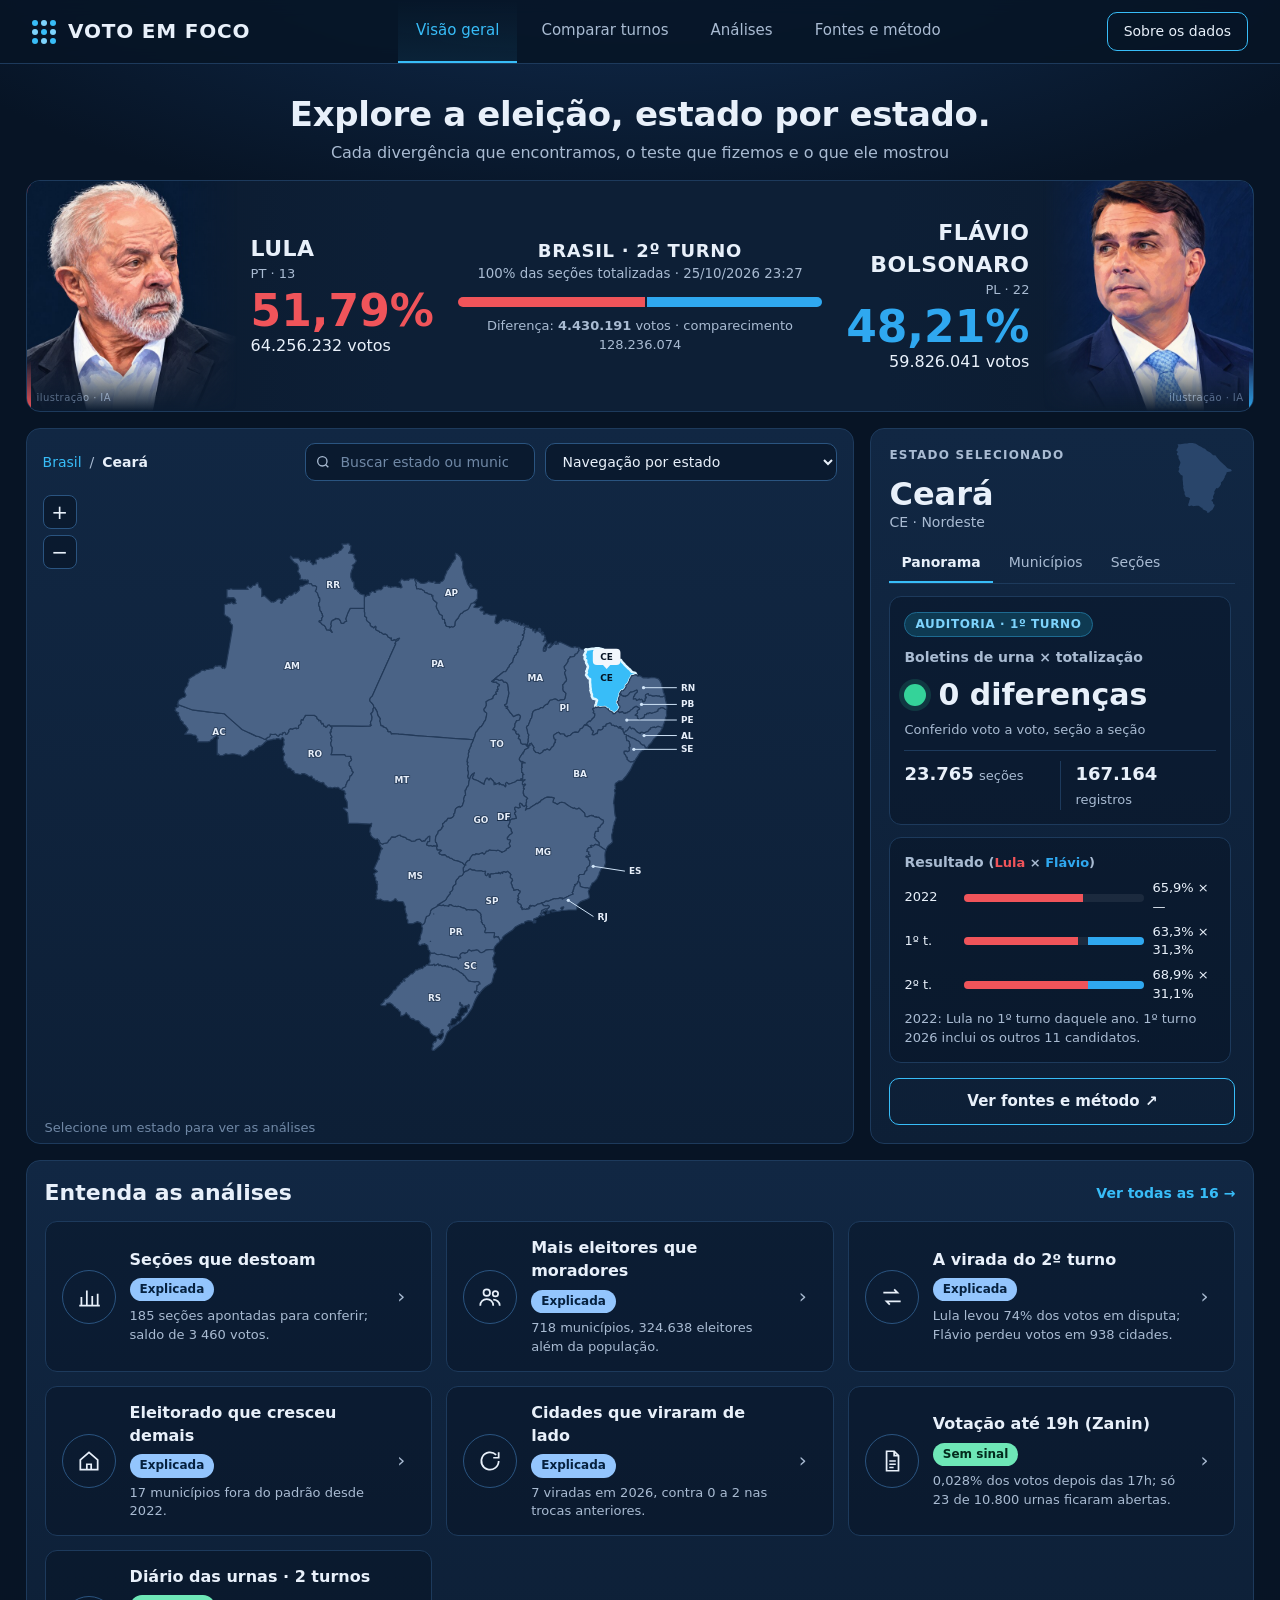
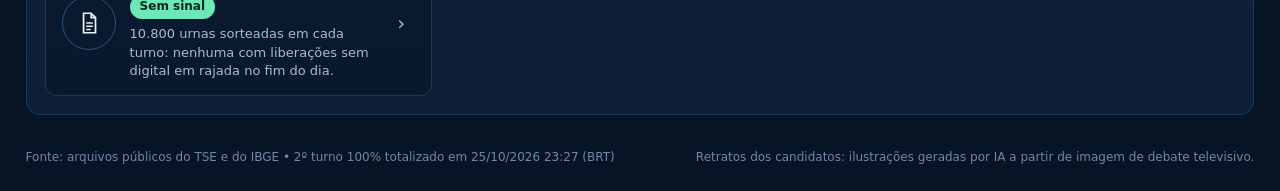
<file: site/index.html>
<!doctype html>
<html lang="pt-BR">
<head>
<meta charset="utf-8">
<meta name="viewport" content="width=device-width, initial-scale=1">
<title>Voto em Foco · Eleições 2026, estado por estado</title>
<meta name="description" content="Os números da investigação independente sobre a eleição presidencial de 2026: cada divergência, o teste feito e o que ele mostrou.">
<link rel="stylesheet" href="style.css">
</head>
<body>
<header class="topo">
  <a class="marca" href="#visao" aria-label="Voto em Foco, início">
    <span class="marca-grade" aria-hidden="true"><i></i><i></i><i></i><i></i><i></i><i></i><i></i><i></i><i></i></span>
    VOTO EM FOCO
  </a>
  <nav class="abas" aria-label="Seções do site">
    <a href="#visao" data-rota="visao">Visão geral</a>
    <a href="#turnos" data-rota="turnos">Comparar turnos</a>
    <a href="#analises" data-rota="analises">Análises</a>
    <a href="#fontes" data-rota="fontes">Fontes e método</a>
  </nav>
  <button class="botao-contorno" id="abrir-sobre" type="button">Sobre os dados</button>
</header>

<main>
  <!-- VISÃO GERAL -->
  <section id="visao" class="pagina" aria-labelledby="t-visao">
    <h1 id="t-visao" class="titulo-pagina">Explore a eleição, estado por estado.</h1>
    <p class="subtitulo">Cada divergência que encontramos, o teste que fizemos e o que ele mostrou</p>

    <div class="placar" id="placar"></div>

    <div class="grade-mapa">
      <div class="cartao mapa-cartao">
        <div class="mapa-barra">
          <nav class="trilha" id="trilha" aria-label="Você está em"></nav>
          <div class="mapa-controles">
            <div class="busca">
              <svg viewBox="0 0 24 24" aria-hidden="true"><circle cx="11" cy="11" r="7"/><path d="m20 20-4-4"/></svg>
              <input id="busca" type="search" placeholder="Buscar estado ou município" autocomplete="off" aria-label="Buscar estado ou município" aria-controls="busca-lista">
              <ul id="busca-lista" class="busca-lista" role="listbox" hidden></ul>
            </div>
            <label class="seletor">
              <span class="sr">Colorir o mapa por</span>
              <select id="camada">
                <option value="nav">Navegação por estado</option>
                <option value="t2">Quem venceu o 2º turno</option>
                <option value="escola">Seções que destoam da escola</option>
                <option value="cadastro">Eleitores além da população</option>
                <option value="migr">Flávio perdeu votos no 2º turno</option>
                <option value="migrL">Lula perdeu votos no 2º turno</option>
                <option value="direita">Para onde foi a direita eliminada</option>
                <option value="manual">Liberação sem digital (logs)</option>
              </select>
            </label>
          </div>
        </div>
        <div class="mapa-area">
          <div class="zoom">
            <button type="button" id="zoom-mais" aria-label="Aproximar">+</button>
            <button type="button" id="zoom-menos" aria-label="Afastar">−</button>
          </div>
          <svg id="mapa" viewBox="0 0 660 640" role="group" aria-label="Mapa do Brasil por estado"></svg>
          <div class="legenda" id="legenda"></div>
          <p class="dica">Selecione um estado para ver as análises</p>
        </div>
      </div>

      <aside class="cartao painel" id="painel" aria-live="polite"></aside>
    </div>

    <div class="cartao entenda">
      <div class="entenda-topo">
        <h2>Entenda as análises</h2>
        <a href="#analises" class="ver-todas">Ver todas as <span class="n-pistas">15</span> <span aria-hidden="true">→</span></a>
      </div>
      <div class="entenda-grade" id="entenda"></div>
    </div>
  </section>

  <!-- COMPARAR TURNOS -->
  <section id="turnos" class="pagina" hidden aria-labelledby="t-turnos">
    <h1 id="t-turnos" class="titulo-pagina">Do 1º para o 2º turno</h1>
    <p class="subtitulo">De onde vieram os 10,4 milhões de votos que o Lula ganhou entre os turnos</p>
    <div id="turnos-conteudo"></div>
  </section>

  <!-- ANÁLISES -->
  <section id="analises" class="pagina" hidden aria-labelledby="t-analises">
    <h1 id="t-analises" class="titulo-pagina">As <span class="n-pistas">15</span> perguntas da investigação</h1>
    <p class="subtitulo">Para cada uma: como seria se houvesse fraude, qual a explicação inocente, o teste e o resultado</p>
    <div class="filtros" id="filtros" role="group" aria-label="Filtrar por situação"></div>
    <div id="analises-lista"></div>
  </section>

  <!-- FONTES -->
  <section id="fontes" class="pagina" hidden aria-labelledby="t-fontes">
    <h1 id="t-fontes" class="titulo-pagina">Fontes e método</h1>
    <p class="subtitulo">Tudo aqui vem de arquivos públicos do TSE e do IBGE. Qualquer pessoa pode refazer as contas.</p>
    <div id="fontes-conteudo"></div>
  </section>
</main>

<footer class="rodape">
  <span id="rodape-texto"></span>
  <span>Retratos dos candidatos: ilustrações geradas por IA a partir de imagem de debate televisivo.</span>
</footer>

<dialog id="sobre" aria-labelledby="t-sobre">
  <form method="dialog">
    <h2 id="t-sobre">Sobre os dados</h2>
    <p>Este site mostra os números de uma investigação independente sobre a eleição presidencial de 2026. Ela partiu da pergunta “houve fraude?” e procurou, nos arquivos públicos do TSE, os sinais que uma fraude deixaria.</p>
    <p><strong>Como ler cada ponto.</strong> Cada divergência vem com uma etiqueta:</p>
    <ul class="lista-status">
      <li><span class="selo aberta">Em aberto</span> o sinal existe e ainda não foi explicado por completo.</li>
      <li><span class="selo explicada">Explicada</span> o sinal existe, e uma causa inocente medida dá conta dele.</li>
      <li><span class="selo sem-sinal">Sem sinal</span> procuramos e o padrão de fraude não apareceu.</li>
      <li><span class="selo fora">Fora do alcance</span> os dados públicos não permitem testar.</li>
    </ul>
    <p><strong>“Em aberto” não quer dizer fraude.</strong> Quer dizer que vale conferir: boletim impresso, fiscal de partido, cartório eleitoral. Estatística aponta onde olhar; quem prova é a conferência do boletim de urna.</p>
    <p>Recorte: 1º turno completo; 2º turno com 100% das seções totalizadas (25/10/2026, 23h27).</p>
    <button class="botao-cheio" value="ok">Entendi</button>
  </form>
</dialog>

<script src="analises_simples.js"></script>
<script src="app.js"></script>
</body>
</html>
</file>
<file: site/style.css>
:root {
  --fundo: #071425;
  --fundo-2: #0a1a2f;
  --cartao: #0d1f36;
  --cartao-2: #112743;
  --borda: #1d3a5c;
  --borda-forte: #2a5480;
  --texto: #e8f0fa;
  --texto-2: #a9bbd2;
  --texto-3: #7088a6;
  --ciano: #38bdf8;
  --ciano-forte: #0ea5e9;
  --lula: #f0545a;
  --flavio: #2fa8f0;
  --verde: #34d399;
  --ambar: #fbbf24;
  --azul-claro: #93c5fd;
  --cinza: #94a3b8;
  --estado: #4a6386;
  --estado-borda: #233a59;
  --raio: 14px;
  font-family: Inter, "Segoe UI", system-ui, -apple-system, Roboto, sans-serif;
  color: var(--texto);
  background: var(--fundo);
}
* { box-sizing: border-box; }
html { scroll-behavior: smooth; }
body {
  margin: 0;
  min-height: 100vh;
  background:
    radial-gradient(1200px 500px at 50% -120px, #13325a 0%, transparent 70%),
    var(--fundo);
  line-height: 1.45;
  font-variant-numeric: tabular-nums;
}
a { color: var(--ciano); }
button, select, input { font: inherit; color: inherit; }
.sr { position: absolute; width: 1px; height: 1px; overflow: hidden; clip: rect(0 0 0 0); }
:focus-visible { outline: 2px solid var(--ciano); outline-offset: 2px; }

/* topo */
.topo {
  display: flex; align-items: center; gap: 32px;
  padding: 0 32px; height: 64px;
  border-bottom: 1px solid var(--borda);
  background: rgba(7, 20, 37, .85);
  backdrop-filter: blur(8px);
  position: sticky; top: 0; z-index: 20;
}
.marca { display: flex; align-items: center; gap: 12px; font-weight: 800; letter-spacing: .04em; font-size: 20px; color: var(--texto); text-decoration: none; white-space: nowrap; }
.marca-grade { display: grid; grid-template-columns: repeat(3, 6px); gap: 3px; }
.marca-grade i { width: 6px; height: 6px; border-radius: 50%; background: var(--ciano); }
.marca-grade i:nth-child(2n) { background: #7dd3fc; }
.abas { display: flex; gap: 6px; margin: 0 auto; height: 100%; }
.abas a {
  display: flex; align-items: center; padding: 0 18px; color: var(--texto-2);
  text-decoration: none; font-size: 15px; border-bottom: 2px solid transparent;
}
.abas a:hover { color: var(--texto); }
.abas a[aria-current="page"] { color: var(--ciano); border-bottom-color: var(--ciano); background: linear-gradient(transparent, rgba(56, 189, 248, .08)); }
.botao-contorno {
  border: 1px solid var(--ciano); background: transparent; border-radius: 10px;
  padding: 8px 16px; cursor: pointer; white-space: nowrap; font-size: 14px;
}
.botao-contorno:hover { background: rgba(56, 189, 248, .1); }
.botao-cheio { background: var(--ciano-forte); border: 0; border-radius: 10px; padding: 10px 20px; cursor: pointer; font-weight: 600; color: #04121f; }

main { width: 100%; margin: 0; padding: 22px clamp(16px, 2vw, 40px) 30px; }
.titulo-pagina { text-align: center; font-size: clamp(24px, 3vw, 34px); margin: 4px 0 2px; letter-spacing: -.01em; }
.subtitulo { text-align: center; color: var(--texto-2); margin: 0 0 16px; }
.cartao { background: linear-gradient(180deg, var(--cartao-2), var(--cartao)); border: 1px solid var(--borda); border-radius: var(--raio); }
h2 { font-size: 22px; margin: 0; }
h3 { font-size: 17px; margin: 0 0 8px; }

/* placar */
.placar {
  position: relative; display: grid; grid-template-columns: 1fr 1.25fr 1fr; align-items: center;
  border: 1px solid var(--borda); border-radius: var(--raio); overflow: hidden;
  background: linear-gradient(90deg, #0b1a2e 0%, var(--cartao) 30%, var(--cartao) 70%, #0b1a2e 100%);
  min-height: 230px; margin-bottom: 16px;
}
.lado { display: flex; align-items: flex-end; height: 100%; position: relative; }
.lado.dir { flex-direction: row-reverse; text-align: right; }
/* faixa fina de cor só na borda externa, longe do rosto */
.faixas { position: absolute; top: 0; bottom: 0; width: 4px; pointer-events: none; }
.lado.esq .faixas { left: 0; background: var(--lula); }
.lado.dir .faixas { right: 0; background: var(--flavio); }
.retrato { position: relative; width: 210px; height: 230px; align-self: flex-end; object-fit: cover; object-position: center 12%; flex: none; margin: 0;
  -webkit-mask-composite: source-in; mask-composite: intersect; }
/* esmaece para dentro do cartão e embaixo: sem borda reta visível */
.esq .retrato { -webkit-mask-image: linear-gradient(to top, transparent 0, #000 22%), linear-gradient(to left, transparent 0, #000 28%);
  mask-image: linear-gradient(to top, transparent 0, #000 22%), linear-gradient(to left, transparent 0, #000 28%); }
.dir .retrato { -webkit-mask-image: linear-gradient(to top, transparent 0, #000 22%), linear-gradient(to right, transparent 0, #000 28%);
  mask-image: linear-gradient(to top, transparent 0, #000 22%), linear-gradient(to right, transparent 0, #000 28%); }
.selo-ia { position: absolute; bottom: 6px; font-size: 10px; color: var(--texto-3); letter-spacing: .04em; }
.esq .selo-ia { left: 10px; }
.dir .selo-ia { right: 10px; }
.lado .info { padding: 14px 14px 16px; position: relative; align-self: center; }
.nome { font-weight: 800; font-size: 22px; letter-spacing: .02em; }
.partido { color: var(--texto-2); font-size: 13px; }
.pct { font-size: clamp(30px, 4vw, 44px); font-weight: 800; line-height: 1.05; margin-top: 4px; }
.esq .pct { color: var(--lula); }
.dir .pct { color: var(--flavio); }
.votos { font-size: 16px; color: var(--texto); }
.centro { text-align: center; padding: 10px 10px; }
.centro .rotulo { font-weight: 800; letter-spacing: .04em; font-size: 18px; }
.centro small { color: var(--texto-2); display: block; margin-bottom: 14px; }
.barra-dupla { display: flex; height: 10px; border-radius: 6px; overflow: hidden; gap: 2px; }
.barra-dupla .l { background: var(--lula); }
.barra-dupla .f { background: var(--flavio); }
.centro .margem { margin-top: 10px; font-size: 13px; color: var(--texto-2); }

/* mapa + painel */
.grade-mapa { display: grid; grid-template-columns: minmax(0, 1fr) clamp(380px, 30vw, 560px); gap: 16px; align-items: stretch; }
.mapa-cartao { display: flex; flex-direction: column; min-height: max(560px, calc(100vh - 330px)); }
.mapa-barra { display: flex; align-items: center; justify-content: space-between; gap: 12px; padding: 14px 16px 0; flex-wrap: wrap; }
.trilha { font-size: 14px; color: var(--texto-2); display: flex; gap: 8px; align-items: center; }
.trilha button { background: none; border: 0; color: var(--ciano); cursor: pointer; padding: 0; }
.trilha span[aria-current] { color: var(--texto); font-weight: 600; }
.mapa-controles { display: flex; gap: 10px; flex-wrap: wrap; }
.busca { position: relative; }
.busca svg { position: absolute; left: 10px; top: 50%; translate: 0 -50%; width: 16px; fill: none; stroke: var(--texto-2); stroke-width: 2; }
.busca input, .seletor select {
  background: var(--fundo-2); border: 1px solid var(--borda-forte); border-radius: 10px;
  padding: 8px 12px; font-size: 14px; height: 38px;
}
.busca input { padding-left: 34px; width: 230px; }
.busca input::placeholder { color: var(--texto-3); }
.seletor select { cursor: pointer; padding-right: 30px; }
.busca-lista {
  position: absolute; top: 42px; left: 0; right: 0; z-index: 10; list-style: none; margin: 0; padding: 4px;
  background: var(--cartao-2); border: 1px solid var(--borda-forte); border-radius: 10px; max-height: 300px; overflow: auto;
  box-shadow: 0 12px 30px rgba(0, 0, 0, .4); min-width: 280px;
}
.busca-lista li { padding: 7px 10px; border-radius: 7px; cursor: pointer; font-size: 14px; display: flex; justify-content: space-between; gap: 10px; }
.busca-lista li small { color: var(--texto-3); }
.busca-lista li[aria-selected="true"], .busca-lista li:hover { background: rgba(56, 189, 248, .15); }
.mapa-area { position: relative; flex: 1; display: flex; align-items: center; justify-content: center; padding: 8px 16px 34px; overflow: hidden; }
#mapa { width: 100%; height: 100%; max-height: max(520px, calc(100vh - 380px)); touch-action: none; }
#mapa .uf path { fill: var(--c, var(--estado)); stroke: var(--estado-borda); stroke-width: 1.2; stroke-linejoin: round; cursor: pointer; transition: fill .15s; vector-effect: non-scaling-stroke; }
#mapa .uf:focus { outline: none; }
#mapa:not(.colorido) .uf:hover path { fill: #6683aa; }
#mapa.colorido .uf:hover path { filter: brightness(1.25); }
#mapa:not(.colorido) .uf.sel path { fill: var(--ciano); }
#mapa .uf.sel path, #mapa .uf:focus-visible path { stroke: #e0f6ff; stroke-width: 2.5; }
#mapa .rot { font-size: 11px; font-weight: 700; fill: #e6eef9; pointer-events: none; paint-order: stroke; stroke: rgba(10, 26, 47, .55); stroke-width: 2px; }
#mapa .rot.externo { pointer-events: auto; cursor: pointer; stroke: none; }
#mapa:not(.colorido) .rot.sel:not(.externo) { fill: #04121f; stroke: none; }
#mapa .rot.externo.sel { fill: var(--ciano); }
#mapa .guia { stroke: #cfe3f7; stroke-width: 1; fill: none; vector-effect: non-scaling-stroke; }
#mapa .guia-ponto { fill: #cfe3f7; }
#mapa .balao rect { fill: #f2f7fd; }
#mapa .balao text { fill: #071425; font-size: 11px; font-weight: 800; stroke: none; }
.zoom { position: absolute; left: 16px; top: 14px; display: flex; flex-direction: column; gap: 6px; z-index: 2; }
.zoom button { width: 34px; height: 34px; border-radius: 8px; border: 1px solid var(--borda-forte); background: var(--fundo-2); font-size: 20px; cursor: pointer; }
.zoom button:hover { border-color: var(--ciano); }
.dica { position: absolute; left: 18px; bottom: 6px; margin: 0; font-size: 13px; color: var(--texto-3); }
.legenda { position: absolute; right: 18px; bottom: 8px; font-size: 12px; color: var(--texto-2); display: flex; gap: 10px; align-items: center; flex-wrap: wrap; justify-content: flex-end; max-width: 60%; }
.legenda i { display: inline-block; width: 12px; height: 12px; border-radius: 3px; vertical-align: -2px; margin-right: 4px; }
.legenda .grad { width: 110px; height: 10px; border-radius: 3px; }

.painel { padding: 18px; display: flex; flex-direction: column; gap: 12px; position: relative; overflow: hidden; }
.painel-rotulo { font-size: 12px; letter-spacing: .1em; color: var(--texto-2); font-weight: 700; text-transform: uppercase; }
.painel-nome { font-size: 32px; font-weight: 800; line-height: 1.1; }
.painel-sub { color: var(--texto-2); font-size: 14px; }
.silhueta { position: absolute; right: 14px; top: 14px; width: 70px; height: 70px; opacity: .55; }
.silhueta path { fill: #3e5f8c; }
.subabas { display: flex; gap: 4px; border-bottom: 1px solid var(--borda); }
.subabas button { background: none; border: 0; padding: 8px 12px; color: var(--texto-2); cursor: pointer; border-bottom: 2px solid transparent; font-size: 14px; }
.subabas button[aria-selected="true"] { color: var(--texto); border-bottom-color: var(--ciano); font-weight: 600; }
.painel-corpo { display: flex; flex-direction: column; gap: 12px; overflow: auto; max-height: max(470px, calc(100vh - 560px)); padding-right: 4px; }
.caixa { border: 1px solid var(--borda); border-radius: 12px; padding: 14px; background: rgba(4, 14, 28, .35); }
.caixa h4 { margin: 0 0 6px; font-size: 14px; color: var(--texto-2); font-weight: 600; }
.grande { display: flex; align-items: center; gap: 12px; font-size: 30px; font-weight: 800; }
.ponto { width: 22px; height: 22px; border-radius: 50%; background: var(--verde); box-shadow: 0 0 0 5px rgba(52, 211, 153, .15); flex: none; }
.ponto.ambar { background: var(--ambar); box-shadow: 0 0 0 5px rgba(251, 191, 36, .15); }
.dois { display: grid; grid-template-columns: 1fr 1fr; border-top: 1px solid var(--borda); margin-top: 10px; padding-top: 10px; }
.dois > div + div { border-left: 1px solid var(--borda); padding-left: 14px; }
.dois b { font-size: 18px; }
.dois span { color: var(--texto-2); font-size: 13px; }
.selo { display: inline-block; font-size: 12px; font-weight: 700; padding: 3px 10px; border-radius: 999px; white-space: nowrap; }
.selo.aberta { background: var(--ambar); color: #241a00; }
.selo.explicada { background: #93c5fd; color: #06213f; }
.selo.sem-sinal { background: #6ee7b7; color: #032b1d; }
.selo.fora { background: #cbd5e1; color: #1e293b; }
.selo.etapa { background: #0e3a52; color: #7dd3fc; border: 1px solid #1e6b91; letter-spacing: .05em; }
.texto-2 { color: var(--texto-2); }
.pequeno { font-size: 13px; }
.linha-res { display: grid; grid-template-columns: 52px 1fr 64px; gap: 8px; align-items: center; font-size: 13px; margin: 6px 0; }
.linha-res .trilho { height: 8px; border-radius: 4px; background: rgba(255, 255, 255, .07); overflow: hidden; display: flex; }
.linha-res .trilho i { display: block; height: 100%; }
.sinais { list-style: none; margin: 0; padding: 0; display: flex; flex-direction: column; gap: 8px; }
.sinais li { display: grid; grid-template-columns: auto 1fr auto; gap: 10px; align-items: center; font-size: 14px; }
.sinais li b { font-size: 16px; }
.sinais .n0 { color: var(--texto-3); }
.ir { width: 100%; margin-top: auto; border: 1px solid var(--ciano); background: transparent; border-radius: 10px; padding: 12px; cursor: pointer; font-weight: 600; font-size: 15px; }
.ir:hover { background: rgba(56, 189, 248, .1); }
.lista-mun { list-style: none; margin: 0; padding: 0; }
.lista-mun li button { width: 100%; text-align: left; display: grid; grid-template-columns: 1fr auto; gap: 4px 8px; background: none; border: 0; border-bottom: 1px solid var(--borda); padding: 9px 2px; cursor: pointer; }
.lista-mun li button:hover { background: rgba(56, 189, 248, .06); }
.lista-mun .etiquetas { grid-column: 1 / -1; display: flex; flex-wrap: wrap; gap: 4px; }
.tag { font-size: 11px; padding: 2px 7px; border-radius: 6px; background: rgba(251, 191, 36, .14); color: #fcd34d; border: 1px solid rgba(251, 191, 36, .3); }
.tag.neutra { background: rgba(147, 197, 253, .1); color: #bfdbfe; border-color: rgba(147, 197, 253, .25); }
.voltar { background: none; border: 0; color: var(--ciano); cursor: pointer; padding: 0; font-size: 14px; text-align: left; }

/* entenda */
.entenda { margin-top: 16px; padding: 16px 18px 18px; }
.entenda-topo { display: flex; justify-content: space-between; align-items: center; margin-bottom: 12px; }
.ver-todas { text-decoration: none; font-weight: 600; font-size: 14px; }
.entenda-grade { display: grid; grid-template-columns: repeat(auto-fill, minmax(340px, 1fr)); gap: 14px; }
.mini {
  display: grid; grid-template-columns: 54px 1fr 18px; gap: 14px; align-items: center; text-align: left;
  padding: 14px 16px; border: 1px solid var(--borda); border-radius: 12px; background: rgba(4, 14, 28, .35);
  cursor: pointer; text-decoration: none; color: inherit;
}
.mini:hover { border-color: var(--borda-forte); background: rgba(56, 189, 248, .05); }
.mini .icone { width: 54px; height: 54px; border-radius: 50%; border: 1.5px solid var(--borda-forte); display: grid; place-items: center; }
.mini .icone svg { width: 26px; height: 26px; stroke: var(--texto); fill: none; stroke-width: 1.6; }
.mini strong { display: block; font-size: 16px; margin-bottom: 5px; }
.mini p { margin: 6px 0 0; color: var(--texto-2); font-size: 13px; }
.mini .seta { color: var(--texto-2); font-size: 20px; }

/* páginas internas */
.bloco { padding: 20px; margin-bottom: 16px; }
.bloco > p:first-of-type { margin-top: 0; }
.numeros { display: grid; grid-template-columns: repeat(auto-fit, minmax(180px, 1fr)); gap: 12px; margin: 12px 0; }
.numero { border: 1px solid var(--borda); border-radius: 12px; padding: 12px 14px; background: rgba(4, 14, 28, .35); }
.numero b { display: block; font-size: 24px; }
.numero span { font-size: 13px; color: var(--texto-2); }
table { width: 100%; border-collapse: collapse; font-size: 14px; }
th, td { padding: 8px 10px; border-bottom: 1px solid var(--borda); text-align: left; }
th { color: var(--texto-2); font-weight: 600; font-size: 13px; position: sticky; top: 0; background: var(--cartao-2); }
th[data-ord] { cursor: pointer; user-select: none; }
th[data-ord]:hover { color: var(--texto); }
td.n, th.n { text-align: right; }
.tabela-rola { max-height: 420px; overflow: auto; border: 1px solid var(--borda); border-radius: 10px; }
.barras { display: flex; flex-direction: column; gap: 6px; margin: 10px 0; }
.barra { display: grid; grid-template-columns: 170px 1fr 80px; gap: 10px; align-items: center; font-size: 13px; }
.barra .trilho { height: 14px; background: rgba(255, 255, 255, .06); border-radius: 4px; position: relative; overflow: hidden; }
.barra .trilho i { position: absolute; top: 0; bottom: 0; border-radius: 4px; }
.barra .zero { position: absolute; top: -2px; bottom: -2px; width: 1px; background: var(--texto-3); }
.colunas { display: flex; align-items: flex-end; gap: 10px; height: 180px; padding: 10px 0 0; border-bottom: 1px solid var(--borda); }
.coluna { flex: 1; display: flex; flex-direction: column; align-items: center; justify-content: flex-end; height: 100%; gap: 4px; font-size: 12px; }
.coluna i { display: block; width: 100%; max-width: 52px; border-radius: 6px 6px 0 0; background: var(--ciano); }
.coluna-rot { display: flex; gap: 10px; font-size: 12px; color: var(--texto-2); }
.coluna-rot span { flex: 1; text-align: center; }
.filtros { display: flex; gap: 8px; flex-wrap: wrap; justify-content: center; margin-bottom: 16px; }
.filtros button { border: 1px solid var(--borda-forte); background: var(--fundo-2); border-radius: 999px; padding: 6px 14px; cursor: pointer; font-size: 14px; }
.filtros button[aria-pressed="true"] { background: var(--ciano); color: #04121f; border-color: var(--ciano); font-weight: 600; }
.pista { margin-bottom: 14px; scroll-margin-top: 80px; }
.pista > summary { list-style: none; cursor: pointer; padding: 16px 20px; display: grid; grid-template-columns: 1fr auto; gap: 6px 14px; align-items: center; }
.pista > summary::-webkit-details-marker { display: none; }
.pista > summary h3 { margin: 0; font-size: 18px; }
.pista > summary .resumo { grid-column: 1 / -1; color: var(--texto-2); font-size: 14px; }
.pista > summary .nivel { font-size: 12px; color: var(--texto-3); text-transform: uppercase; letter-spacing: .08em; grid-column: 1 / -1; }
.pista[open] > summary { border-bottom: 1px solid var(--borda); }
.pista-corpo { padding: 16px 20px 20px; }
.hipoteses { display: grid; grid-template-columns: 1fr 1fr; gap: 12px; margin-bottom: 14px; }
.hip { border-radius: 10px; padding: 12px 14px; font-size: 14px; }
.hip h4 { margin: 0 0 4px; font-size: 13px; text-transform: uppercase; letter-spacing: .06em; }
.hip.fraude { background: rgba(240, 84, 90, .08); border: 1px solid rgba(240, 84, 90, .3); }
.hip.fraude h4 { color: #fca5a5; }
.hip.inocente { background: rgba(52, 211, 153, .07); border: 1px solid rgba(52, 211, 153, .28); }
.hip.inocente h4 { color: #6ee7b7; }
.campo { margin: 10px 0; font-size: 15px; }
.campo b { display: block; font-size: 13px; color: var(--texto-2); text-transform: uppercase; letter-spacing: .06em; margin-bottom: 2px; }
.destaque { border-left: 3px solid var(--ambar); padding: 8px 12px; background: rgba(251, 191, 36, .06); border-radius: 0 8px 8px 0; }
.viz { margin-top: 14px; }
.viz h4 { margin: 0 0 6px; font-size: 14px; color: var(--texto-2); }
.controles-tab { display: flex; gap: 8px; flex-wrap: wrap; margin: 8px 0; }
.controles-tab select, .controles-tab input { background: var(--fundo-2); border: 1px solid var(--borda-forte); border-radius: 8px; padding: 6px 10px; font-size: 14px; }
code, .hash { font-family: ui-monospace, SFMono-Regular, Menlo, monospace; font-size: 12px; color: var(--texto-2); word-break: break-all; }
ol.regras li { margin-bottom: 8px; }
.rodape { padding: 4px clamp(16px, 2vw, 40px) 24px; color: var(--texto-3); font-size: 12px; display: flex; justify-content: space-between; gap: 12px; flex-wrap: wrap; }

dialog { border: 1px solid var(--borda-forte); border-radius: 16px; background: var(--cartao-2); color: var(--texto); max-width: 560px; padding: 24px; }
dialog::backdrop { background: rgba(2, 8, 18, .7); }
dialog h2 { margin-bottom: 8px; }
.lista-status { list-style: none; padding: 0; display: flex; flex-direction: column; gap: 8px; }
.lista-status .selo { margin-right: 8px; min-width: 104px; text-align: center; }

@media (max-width: 1040px) {
  .grade-mapa { grid-template-columns: 1fr; }
  .painel-corpo { max-height: none; }
  .entenda-grade { grid-template-columns: 1fr; }
  .abas a { padding: 0 10px; }
}
@media (max-width: 760px) {
  .topo { flex-wrap: wrap; height: auto; padding: 10px 14px 0; gap: 8px 12px; }
  .marca { font-size: 17px; }
  .botao-contorno { margin-left: auto; padding: 6px 12px; font-size: 13px; }
  .abas { order: 3; width: 100%; overflow-x: auto; height: 44px; margin: 0; }
  .abas a { white-space: nowrap; font-size: 14px; }
  main { padding: 14px 12px 24px; }
  .placar { grid-template-columns: 1fr 1fr; }
  .centro { grid-column: 1 / -1; grid-row: 2; padding: 10px 14px 14px; }
  .retrato { width: 72px; height: 96px; margin: 0; }
  .selo-ia { top: 4px; bottom: auto; }
  .lado { flex-direction: column; align-items: flex-start; }
  .lado.dir { flex-direction: column; align-items: flex-end; }
  .lado .info { padding: 4px 12px 8px; }
  .nome { font-size: 15px; }
  .votos { font-size: 13px; }
  .busca input { width: 100%; }
  .busca, .seletor { flex: 1 1 100%; }
  .seletor select { width: 100%; }
  .mapa-cartao { min-height: 0; }
  .legenda { position: static; max-width: none; justify-content: flex-start; margin-top: 6px; }
  .mapa-area { flex-direction: column; padding-bottom: 30px; }
  .hipoteses { grid-template-columns: 1fr; }
  .barra { grid-template-columns: 110px 1fr 64px; }
}

/* análises em linguagem simples */
.pista > summary .resposta { grid-column: 1 / -1; font-size: 16px; line-height: 1.5; color: var(--texto); padding: 10px 14px; border-radius: 10px; margin-top: 4px; }
.resposta { display: block; padding: 10px 14px; border-radius: 10px; border-left: 4px solid; }
.resposta b { color: var(--texto-2); font-weight: 600; }
.r-ok { background: rgba(52, 211, 153, .08); border-color: var(--verde); }
.r-aberto { background: rgba(251, 191, 36, .08); border-color: var(--ambar); }
.r-meio { background: rgba(251, 191, 36, .06); border-color: #fcd34d; }
.r-fora { background: rgba(203, 213, 225, .06); border-color: var(--cinza); }
.pista > summary .abrir { grid-column: 1 / -1; color: var(--ciano); font-size: 14px; font-weight: 600; }
.pista > summary .abrir::after { content: " ▾"; }
.pista[open] > summary .abrir::after { content: " ▴"; }
.pista[open] > summary .abrir { display: none; }
.passos { list-style: none; margin: 0 0 6px; padding: 0; display: grid; grid-template-columns: 1fr 1fr 1.3fr; gap: 12px; }
.passos li { display: flex; gap: 12px; border: 1px solid var(--borda); border-radius: 12px; padding: 14px; background: rgba(4, 14, 28, .35); }
.passos li:nth-child(1) { border-color: rgba(240, 84, 90, .35); }
.passos li:nth-child(2) { border-color: rgba(52, 211, 153, .3); }
.passos li:nth-child(3) { border-color: var(--borda-forte); background: rgba(56, 189, 248, .05); }
.passos p { margin: 6px 0 0; font-size: 15px; }
.passos b { font-size: 15px; }
.passo-n { flex: none; width: 28px; height: 28px; border-radius: 50%; display: grid; place-items: center; font-weight: 800; font-size: 14px; background: var(--cartao-2); border: 1px solid var(--borda-forte); }
.conclui { font-weight: 400; padding: 8px 10px; border-radius: 8px; margin-top: 10px !important; }
.conclui span { font-weight: 800; margin-right: 4px; }
.conclui-ok { background: rgba(52, 211, 153, .12); color: #a7f3d0; }
.conclui-aberto, .conclui-meio { background: rgba(251, 191, 36, .12); color: #fde68a; }
.conclui-fora { background: rgba(203, 213, 225, .1); color: #e2e8f0; }
.como-ler { font-size: 14px; color: var(--texto-2); margin: 6px 0 0; padding-left: 12px; border-left: 2px solid var(--borda-forte); }
.como-ler::before { content: "Como ler: "; font-weight: 700; color: var(--texto); }
.falta { margin-top: 14px; border: 1px dashed rgba(251, 191, 36, .5); border-radius: 10px; padding: 12px 14px; }
.falta b { color: #fcd34d; }
.falta p { margin: 4px 0 0; }
.tecnico { margin-top: 16px; border-top: 1px solid var(--borda); padding-top: 10px; }
.tecnico > summary { cursor: pointer; color: var(--texto-2); font-size: 14px; }
.tecnico[open] > summary { margin-bottom: 8px; }
.pilha { display: flex; height: 34px; border-radius: 8px; overflow: hidden; gap: 2px; margin: 6px 0; }
.pilha i { display: grid; place-items: center; font-style: normal; font-weight: 800; font-size: 14px; color: #06121f; min-width: 2px; }
.pilha-leg { display: flex; flex-wrap: wrap; gap: 6px 18px; font-size: 14px; }
.pilha-leg i { display: inline-block; width: 12px; height: 12px; border-radius: 3px; margin-right: 6px; vertical-align: -1px; }
.viz-simples .viz { margin-top: 18px; }
.barra { grid-template-columns: minmax(170px, 300px) 1fr 90px; }
@media (max-width: 1040px) { .passos { grid-template-columns: 1fr; } }
@media (max-width: 760px) { .barra { grid-template-columns: 1fr 64px; } .barra > span { grid-column: 1 / -1; } }
.conferido { margin-top: 14px; border: 1px solid rgba(52, 211, 153, .45); background: rgba(52, 211, 153, .06); border-radius: 10px; padding: 12px 14px; }
.conferido b { color: #6ee7b7; }
.conferido p { margin: 4px 0 0; }
</file>
